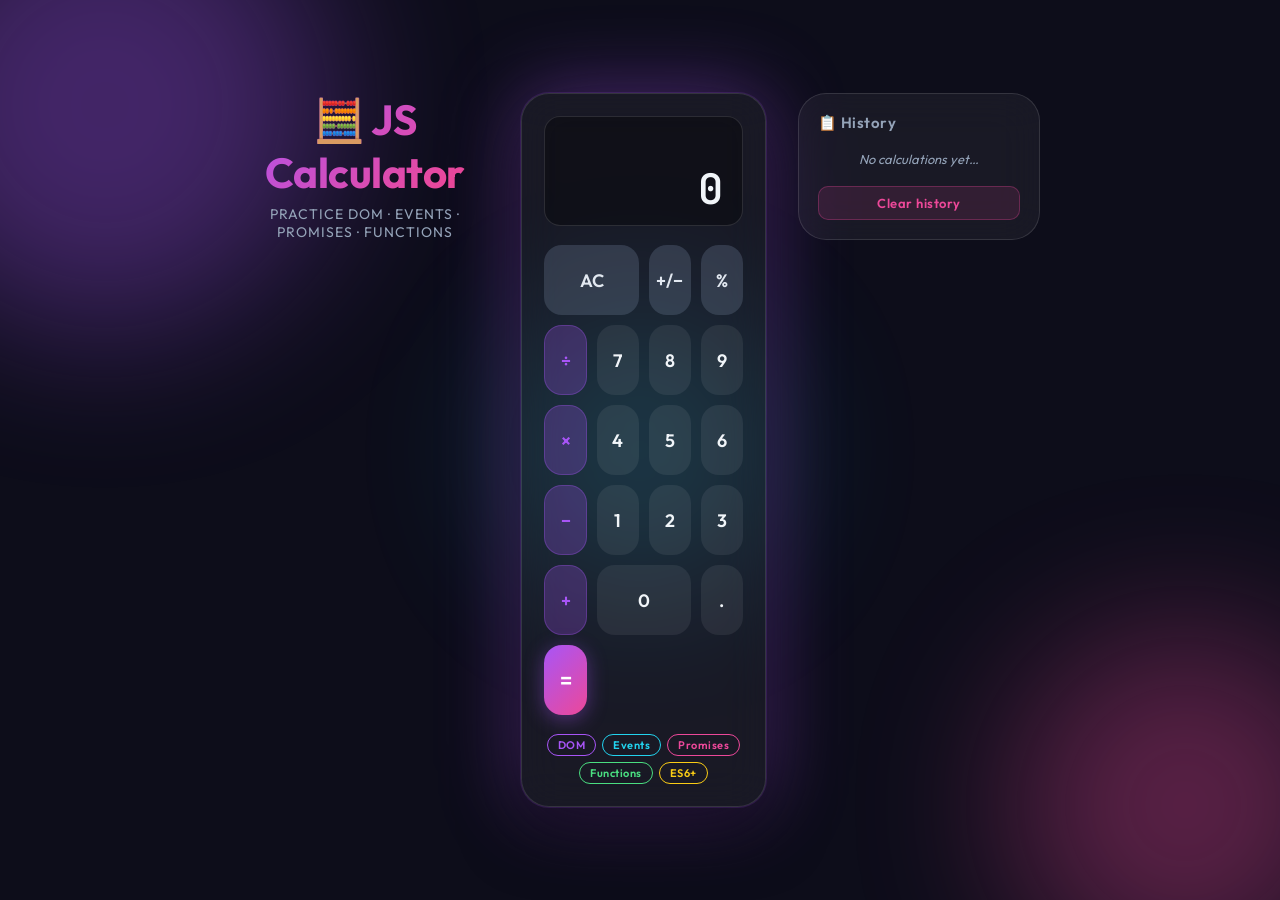
<file: calculator/index.html>
<!DOCTYPE html>
<html lang="en">
  <head>
    <meta charset="UTF-8" />
    <meta name="viewport" content="width=device-width, initial-scale=1.0" />
    <meta
      name="description"
      content="Interactive JS Calculator Demo — practise DOM, Events, and Promises"
    />
    <title>JS Calculator Demo</title>
    <link rel="preconnect" href="https://fonts.googleapis.com" />
    <link rel="preconnect" href="https://fonts.gstatic.com" crossorigin />
    <link
      href="https://fonts.googleapis.com/css2?family=Outfit:wght@300;400;600;700&family=JetBrains+Mono:wght@400;600&display=swap"
      rel="stylesheet"
    />
    <link rel="stylesheet" href="style.css" />
  </head>

  <body>
    <!-- ===== Background blobs for visual depth ===== -->
    <div class="bg-blob blob-1" aria-hidden="true"></div>
    <div class="bg-blob blob-2" aria-hidden="true"></div>
    <div class="bg-blob blob-3" aria-hidden="true"></div>

    <main class="page-wrapper">
      <!-- ===== Page heading ===== -->
      <header class="page-header">
        <h1 class="page-title">
          <span class="title-icon">🧮</span> JS Calculator
        </h1>
        <p class="page-subtitle">
          Practice DOM · Events · Promises · Functions
        </p>
      </header>

      <!-- ===== Calculator card ===== -->
      <section class="calculator" role="application" aria-label="Calculator">

        <!-- ── Display area ── -->
        <div class="display-wrapper">
          <!-- Shows the ongoing expression (e.g. 12 + 7) -->
          <div
            id="expression-display"
            class="expression-display"
            aria-live="polite"
            aria-label="Expression"
          >
            <!-- Filled by JS -->
          </div>

          <!-- Shows the current number / result -->
          <div
            id="main-display"
            class="main-display"
            role="status"
            aria-live="polite"
            aria-label="Result"
          >
            0
          </div>

          <!-- History badge — appears after = is pressed -->
          <div
            id="history-badge"
            class="history-badge hidden"
            aria-label="Last result"
          ></div>
        </div>

        <!-- ── Button grid ── -->
        <div class="btn-grid" role="group" aria-label="Calculator buttons">

          <!-- Row 1: utility buttons -->
          <button
            id="btn-clear"
            class="btn btn-utility btn-wide"
            data-action="clear"
            aria-label="Clear all"
          >AC</button>

          <button
            id="btn-sign"
            class="btn btn-utility"
            data-action="sign"
            aria-label="Toggle positive or negative"
          >+/−</button>

          <button
            id="btn-percent"
            class="btn btn-utility"
            data-action="percent"
            aria-label="Percent"
          >%</button>

          <button
            id="btn-divide"
            class="btn btn-operator"
            data-action="operator"
            data-value="÷"
            aria-label="Divide"
          >÷</button>

          <!-- Row 2 -->
          <button class="btn btn-number" data-action="digit" data-value="7" aria-label="7">7</button>
          <button class="btn btn-number" data-action="digit" data-value="8" aria-label="8">8</button>
          <button class="btn btn-number" data-action="digit" data-value="9" aria-label="9">9</button>
          <button
            id="btn-multiply"
            class="btn btn-operator"
            data-action="operator"
            data-value="×"
            aria-label="Multiply"
          >×</button>

          <!-- Row 3 -->
          <button class="btn btn-number" data-action="digit" data-value="4" aria-label="4">4</button>
          <button class="btn btn-number" data-action="digit" data-value="5" aria-label="5">5</button>
          <button class="btn btn-number" data-action="digit" data-value="6" aria-label="6">6</button>
          <button
            id="btn-subtract"
            class="btn btn-operator"
            data-action="operator"
            data-value="−"
            aria-label="Subtract"
          >−</button>

          <!-- Row 4 -->
          <button class="btn btn-number" data-action="digit" data-value="1" aria-label="1">1</button>
          <button class="btn btn-number" data-action="digit" data-value="2" aria-label="2">2</button>
          <button class="btn btn-number" data-action="digit" data-value="3" aria-label="3">3</button>
          <button
            id="btn-add"
            class="btn btn-operator"
            data-action="operator"
            data-value="+"
            aria-label="Add"
          >+</button>

          <!-- Row 5 -->
          <button
            id="btn-zero"
            class="btn btn-number btn-wide"
            data-action="digit"
            data-value="0"
            aria-label="0"
          >0</button>

          <button
            id="btn-decimal"
            class="btn btn-number"
            data-action="decimal"
            aria-label="Decimal point"
          >.</button>

          <button
            id="btn-equals"
            class="btn btn-equals"
            data-action="equals"
            aria-label="Equals"
          >=</button>

        </div><!-- /.btn-grid -->

        <!-- ── JS Concepts legend ── -->
        <div class="concepts-legend">
          <span class="concept-tag" title="querySelector, getElementById, textContent…">DOM</span>
          <span class="concept-tag" title="addEventListener, event.target, data-* attributes">Events</span>
          <span class="concept-tag" title="async history save simulated with a Promise">Promises</span>
          <span class="concept-tag" title="Arrow functions, closures, pure functions">Functions</span>
          <span class="concept-tag" title="Template literals, destructuring, const/let">ES6+</span>
        </div>

      </section><!-- /.calculator -->

      <!-- ===== History panel ===== -->
      <aside class="history-panel" aria-label="Calculation history">
        <h2 class="history-title">📋 History</h2>
        <ul id="history-list" class="history-list" aria-live="polite">
          <li class="history-empty">No calculations yet…</li>
        </ul>
        <button id="btn-clear-history" class="btn-clear-history">Clear history</button>
      </aside>

    </main><!-- /.page-wrapper -->

    <script src="calculator.js"></script>
  </body>
</html>
</file>
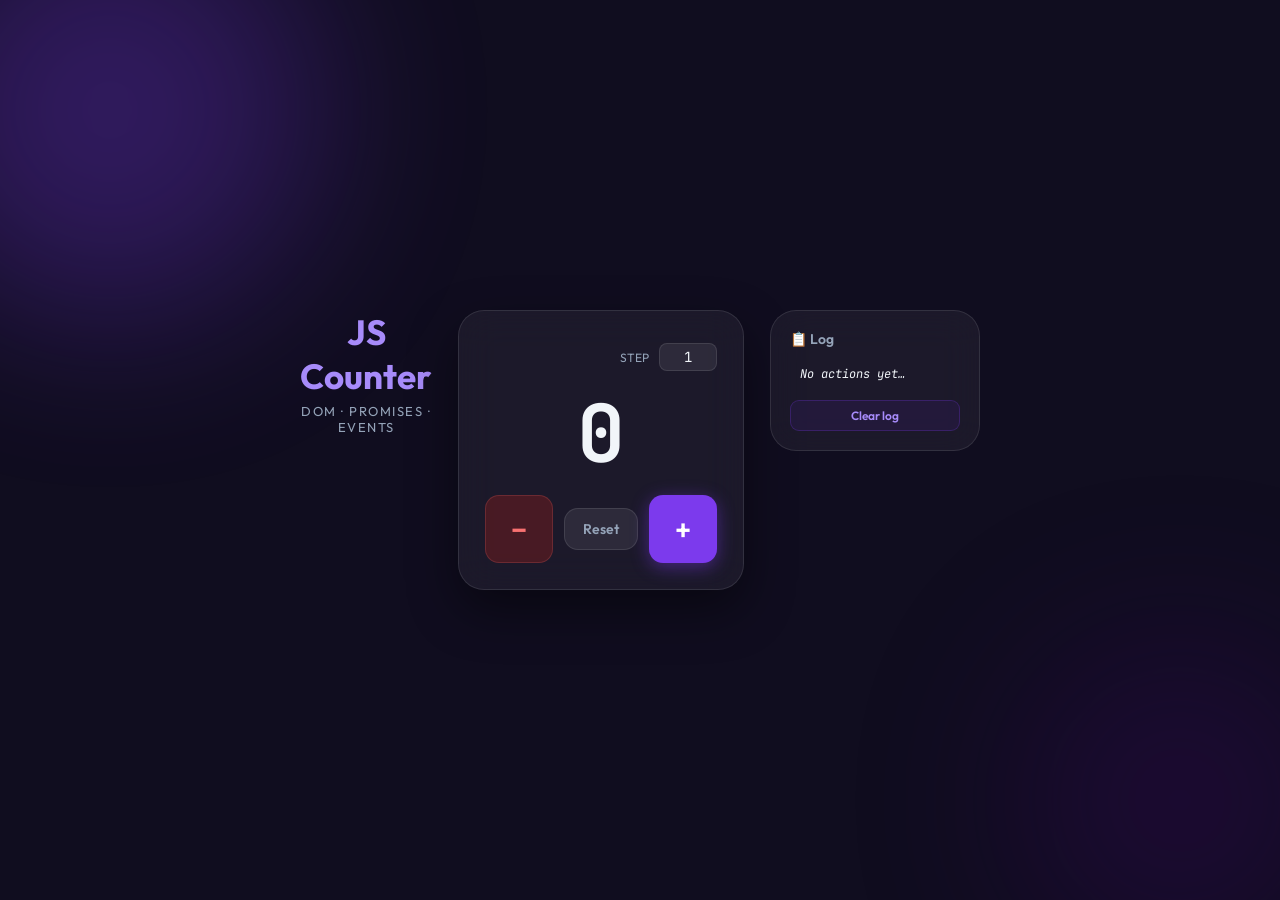
<file: counter/index.html>
<!DOCTYPE html>
<html lang="en">
  <head>
    <meta charset="UTF-8" />
    <meta name="viewport" content="width=device-width, initial-scale=1.0" />
    <title>JS Counter Demo</title>
    <link rel="preconnect" href="https://fonts.googleapis.com" />
    <link rel="preconnect" href="https://fonts.gstatic.com" crossorigin />
    <link
      href="https://fonts.googleapis.com/css2?family=Outfit:wght@400;600;700&family=JetBrains+Mono:wght@500;700&display=swap"
      rel="stylesheet"
    />
    <link rel="stylesheet" href="style.css" />
  </head>

  <body>

    <div class="blob blob-1"></div>
    <div class="blob blob-2"></div>

    <main class="page">

      <header class="page-header">
        <h1 class="page-title">JS Counter</h1>
        <p class="page-subtitle">DOM · Promises · Events</p>
      </header>

      <section class="card">

        <div class="step-row">
          <label class="step-label" for="step-input">Step</label>
          <input id="step-input" class="step-input" type="number" value="1" min="1" />
        </div>

        <div id="counter-display" class="counter-display">0</div>

        <div id="status-msg" class="status-msg hidden"></div>

        <div class="btn-row">
          <button id="btn-decrement" class="btn btn-secondary" data-action="decrement">−</button>
          <button id="btn-reset"     class="btn btn-ghost"     data-action="reset">Reset</button>
          <button id="btn-increment" class="btn btn-primary"   data-action="increment">+</button>
        </div>

        <div id="milestone-badge" class="milestone-badge hidden"></div>

      </section>

      <aside class="log-panel">
        <h2 class="log-title">📋 Log</h2>
        <ul id="log-list" class="log-list">
          <li class="log-empty">No actions yet…</li>
        </ul>
        <button id="btn-clear-log" class="btn-clear-log">Clear log</button>
      </aside>

    </main>

    <script src="counter.js"></script>
  </body>
</html>
</file>
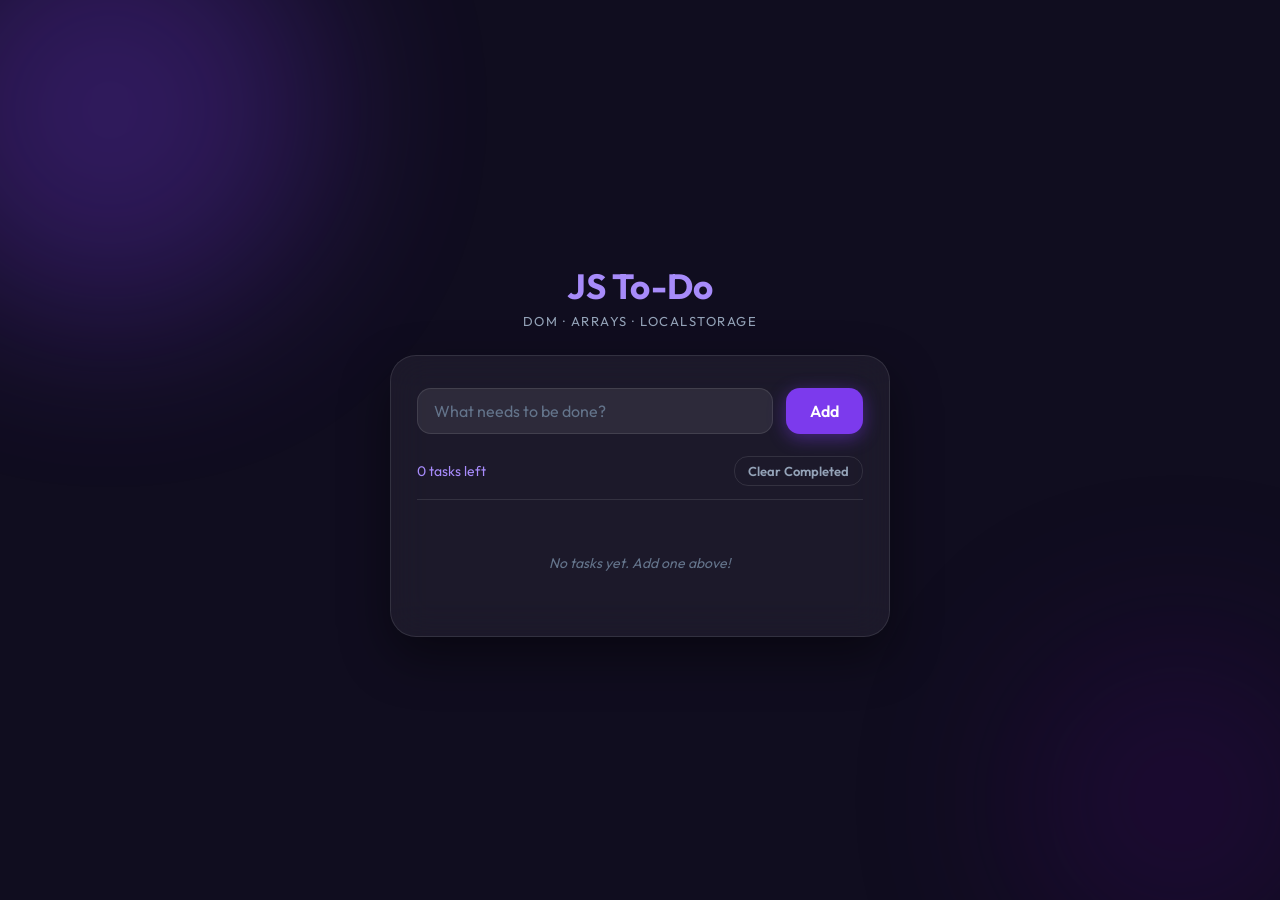
<file: to-do/index.html>
<!DOCTYPE html>
<html lang="en">
  <head>
    <meta charset="UTF-8" />
    <meta name="viewport" content="width=device-width, initial-scale=1.0" />
    <title>JS To-Do Demo</title>
    <link rel="preconnect" href="https://fonts.googleapis.com" />
    <link rel="preconnect" href="https://fonts.gstatic.com" crossorigin />
    <link
      href="https://fonts.googleapis.com/css2?family=Outfit:wght@400;500;600;700&display=swap"
      rel="stylesheet"
    />
    <link rel="stylesheet" href="style.css" />
  </head>
  <body>
    <div class="blob blob-1"></div>
    <div class="blob blob-2"></div>

    <main class="page">
      <header class="page-header">
        <h1 class="page-title">JS To-Do</h1>
        <p class="page-subtitle">DOM · Arrays · LocalStorage</p>
      </header>

      <section class="card">
        <form id="todo-form" class="todo-form">
          <input
            type="text"
            id="todo-input"
            class="todo-input"
            placeholder="What needs to be done?"
            autocomplete="off"
            required
          />
          <button type="submit" class="btn btn-primary">Add</button>
        </form>

        <div class="todo-stats">
          <span id="task-count">0 tasks</span>
          <button id="btn-clear-completed" class="btn btn-ghost">Clear Completed</button>
        </div>

        <ul id="todo-list" class="todo-list">
          <!-- JS will inject list items here -->
        </ul>
      </section>
    </main>

    <script src="todo.js"></script>
  </body>
</html>
</file>
<file: calculator/style.css>
/* =========================================================
   style.css — JS Calculator Demo
   Fully implemented – nothing for you to write here 😊
   ========================================================= */

/* ── Google Font import already handled via <link> in HTML ── */

/* ━━━━━━━━━━━━━━━━━━━━━━━━━━━━━━━━━━━━━━━━━━━━━━━━━━━━━━━━
   1. CSS Custom Properties (design tokens)
   ━━━━━━━━━━━━━━━━━━━━━━━━━━━━━━━━━━━━━━━━━━━━━━━━━━━━━━━━ */
:root {
  /* Palette */
  --clr-bg:          #0d0d1a;
  --clr-surface:     rgba(255, 255, 255, 0.05);
  --clr-surface-2:   rgba(255, 255, 255, 0.09);
  --clr-border:      rgba(255, 255, 255, 0.12);

  --clr-purple:      #a855f7;
  --clr-purple-glow: rgba(168, 85, 247, 0.45);
  --clr-pink:        #ec4899;
  --clr-cyan:        #22d3ee;
  --clr-green:       #4ade80;
  --clr-yellow:      #facc15;

  --clr-number-bg:   rgba(255, 255, 255, 0.07);
  --clr-number-hover:rgba(255, 255, 255, 0.15);
  --clr-util-bg:     rgba(100, 116, 139, 0.35);
  --clr-util-hover:  rgba(100, 116, 139, 0.55);
  --clr-op-bg:       rgba(168, 85, 247, 0.25);
  --clr-op-hover:    rgba(168, 85, 247, 0.5);
  --clr-op-active:   var(--clr-purple);
  --clr-eq-start:    #a855f7;
  --clr-eq-end:      #ec4899;

  --clr-text-primary: #f1f5f9;
  --clr-text-muted:   #94a3b8;

  /* Typography */
  --font-ui:   'Outfit', sans-serif;
  --font-mono: 'JetBrains Mono', monospace;

  /* Sizing */
  --calc-width: 340px;
  --btn-size:   70px;
  --btn-gap:    10px;
  --radius-btn: 18px;
  --radius-card: 28px;
}

/* ━━━━━━━━━━━━━━━━━━━━━━━━━━━━━━━━━━━━━━━━━━━━━━━━━━━━━━━━
   2. Reset & Base
   ━━━━━━━━━━━━━━━━━━━━━━━━━━━━━━━━━━━━━━━━━━━━━━━━━━━━━━━━ */
*, *::before, *::after {
  box-sizing: border-box;
  margin: 0;
  padding: 0;
}

html {
  font-size: 16px;
  scroll-behavior: smooth;
}

body {
  font-family: var(--font-ui);
  background-color: var(--clr-bg);
  color: var(--clr-text-primary);
  min-height: 100vh;
  display: flex;
  align-items: center;
  justify-content: center;
  overflow-x: hidden;
  padding: 32px 16px;
}

/* ━━━━━━━━━━━━━━━━━━━━━━━━━━━━━━━━━━━━━━━━━━━━━━━━━━━━━━━━
   3. Animated background blobs
   ━━━━━━━━━━━━━━━━━━━━━━━━━━━━━━━━━━━━━━━━━━━━━━━━━━━━━━━━ */
.bg-blob {
  position: fixed;
  border-radius: 50%;
  filter: blur(80px);
  opacity: 0.35;
  animation: blobFloat 8s ease-in-out infinite alternate;
  pointer-events: none;
  z-index: 0;
}

.blob-1 {
  width: 450px; height: 450px;
  background: var(--clr-purple);
  top: -120px; left: -120px;
  animation-duration: 9s;
}

.blob-2 {
  width: 350px; height: 350px;
  background: var(--clr-pink);
  bottom: -80px; right: -80px;
  animation-duration: 11s;
  animation-delay: -3s;
}

.blob-3 {
  width: 280px; height: 280px;
  background: var(--clr-cyan);
  top: 50%; left: 50%;
  translate: -50% -50%;
  animation-duration: 13s;
  animation-delay: -6s;
  opacity: 0.18;
}

@keyframes blobFloat {
  from { transform: scale(1) translate(0, 0); }
  to   { transform: scale(1.15) translate(30px, 20px); }
}

/* ━━━━━━━━━━━━━━━━━━━━━━━━━━━━━━━━━━━━━━━━━━━━━━━━━━━━━━━━
   4. Page layout
   ━━━━━━━━━━━━━━━━━━━━━━━━━━━━━━━━━━━━━━━━━━━━━━━━━━━━━━━━ */
.page-wrapper {
  position: relative;
  z-index: 1;
  display: flex;
  flex-direction: column;
  align-items: center;
  gap: 32px;
  width: 100%;
  max-width: 800px;
}

/* ── Header ── */
.page-header {
  text-align: center;
}

.page-title {
  font-size: 42px;
  font-weight: 700;
  letter-spacing: -0.5px;
  background: linear-gradient(135deg, var(--clr-purple), var(--clr-pink), var(--clr-cyan));
  -webkit-background-clip: text;
  -webkit-text-fill-color: transparent;
  background-clip: text;
  animation: gradientShift 4s ease infinite alternate;
  background-size: 200%;
}

@keyframes gradientShift {
  from { background-position: 0% 50%; }
  to   { background-position: 100% 50%; }
}

.title-icon {
  -webkit-text-fill-color: initial;
  color: initial;
}

.page-subtitle {
  margin-top: 6px;
  font-size: 14px;
  color: var(--clr-text-muted);
  letter-spacing: 1px;
  text-transform: uppercase;
}

/* ━━━━━━━━━━━━━━━━━━━━━━━━━━━━━━━━━━━━━━━━━━━━━━━━━━━━━━━━
   5. Calculator card
   ━━━━━━━━━━━━━━━━━━━━━━━━━━━━━━━━━━━━━━━━━━━━━━━━━━━━━━━━ */
.calculator {
  width: var(--calc-width);
  background: var(--clr-surface);
  border: 1px solid var(--clr-border);
  border-radius: var(--radius-card);
  padding: 22px;
  backdrop-filter: blur(20px);
  -webkit-backdrop-filter: blur(20px);
  box-shadow:
    0 0 0 1px rgba(168,85,247,0.15),
    0 25px 60px rgba(0, 0, 0, 0.5),
    0 0 80px var(--clr-purple-glow);
  animation: cardEntrance 0.6s cubic-bezier(0.34, 1.56, 0.64, 1) both;
}

@keyframes cardEntrance {
  from {
    opacity: 0;
    transform: translateY(40px) scale(0.92);
  }
  to {
    opacity: 1;
    transform: translateY(0) scale(1);
  }
}

/* ━━━━━━━━━━━━━━━━━━━━━━━━━━━━━━━━━━━━━━━━━━━━━━━━━━━━━━━━
   6. Display area
   ━━━━━━━━━━━━━━━━━━━━━━━━━━━━━━━━━━━━━━━━━━━━━━━━━━━━━━━━ */
.display-wrapper {
  background: rgba(0, 0, 0, 0.35);
  border: 1px solid var(--clr-border);
  border-radius: 16px;
  padding: 16px 19px 13px;
  margin-bottom: 19px;
  min-height: 110px;
  display: flex;
  flex-direction: column;
  justify-content: flex-end;
  align-items: flex-end;
  gap: 4px;
  overflow: hidden;
  position: relative;
}

.expression-display {
  font-family: var(--font-mono);
  font-size: 14px;
  color: var(--clr-text-muted);
  min-height: 1.2em;
  word-break: break-all;
  text-align: right;
  transition: opacity 0.2s;
}

.main-display {
  font-family: var(--font-mono);
  font-size: 42px;
  font-weight: 600;
  color: var(--clr-text-primary);
  text-align: right;
  word-break: break-all;
  line-height: 1.1;
  transition: transform 0.15s, opacity 0.15s;
}

/* Animation class added by JS when display updates */
.main-display.pop {
  animation: popIn 0.2s cubic-bezier(0.34, 1.56, 0.64, 1);
}

@keyframes popIn {
  0%   { transform: scale(0.88); opacity: 0.6; }
  100% { transform: scale(1);    opacity: 1;   }
}

/* Animation class added by JS on error */
.main-display.shake {
  animation: shake 0.4s ease;
  color: var(--clr-pink) !important;
}

@keyframes shake {
  0%, 100% { transform: translateX(0); }
  20%       { transform: translateX(-8px); }
  40%       { transform: translateX(8px); }
  60%       { transform: translateX(-5px); }
  80%       { transform: translateX(5px); }
}

.history-badge {
  font-size: 11px;
  background: linear-gradient(135deg, var(--clr-purple), var(--clr-pink));
  color: #fff;
  padding: 2px 8px;
  border-radius: 20px;
  align-self: flex-end;
  animation: fadeSlideIn 0.3s ease;
}

.history-badge.hidden { display: none; }

@keyframes fadeSlideIn {
  from { opacity: 0; transform: translateY(6px); }
  to   { opacity: 1; transform: translateY(0); }
}

/* ━━━━━━━━━━━━━━━━━━━━━━━━━━━━━━━━━━━━━━━━━━━━━━━━━━━━━━━━
   7. Button grid
   ━━━━━━━━━━━━━━━━━━━━━━━━━━━━━━━━━━━━━━━━━━━━━━━━━━━━━━━━ */
.btn-grid {
  display: grid;
  grid-template-columns: repeat(4, 1fr);
  gap: var(--btn-gap);
}

/* ── Base button ── */
.btn {
  height: var(--btn-size);
  border: none;
  border-radius: var(--radius-btn);
  font-family: var(--font-ui);
  font-size: 18px;
  font-weight: 600;
  cursor: pointer;
  color: var(--clr-text-primary);
  transition:
    background 0.18s,
    transform 0.12s,
    box-shadow 0.18s;
  position: relative;
  overflow: hidden;
  -webkit-tap-highlight-color: transparent;
}

/* Ripple pseudo-element (triggered by JS class) */
.btn::after {
  content: '';
  position: absolute;
  inset: 0;
  background: rgba(255, 255, 255, 0.718);
  border-radius: inherit;
  opacity: 0;
  transform: scale(0);
  transition: transform 0.35s, opacity 0.35s;
}

.btn.ripple::after {
  animation: rippleEffect 0.4s ease-out;
}

@keyframes rippleEffect {
  0%   { transform: scale(0); opacity: 0.5; }
  100% { transform: scale(2.5); opacity: 0; }
}

/* ── Wide button (spans 2 cols) ── */
.btn-wide {
  grid-column: span 2;
}

/* ── Number buttons ── */
.btn-number {
  background: var(--clr-number-bg);
}
.btn-number:hover {
  background: var(--clr-number-hover);
  transform: translateY(-2px);
  box-shadow: 0 6px 20px rgba(0,0,0,0.3);
}
.btn-number:active {
  transform: scale(0.93);
}

/* ── Utility buttons (AC, +/-, %) ── */
.btn-utility {
  background: var(--clr-util-bg);
  color: #e2e8f0;
}
.btn-utility:hover {
  background: var(--clr-util-hover);
  transform: translateY(-2px);
  box-shadow: 0 6px 20px rgba(0,0,0,0.3);
}
.btn-utility:active {
  transform: scale(0.93);
}

/* ── Operator buttons (÷ × − +) ── */
.btn-operator {
  background: var(--clr-op-bg);
  border: 1px solid rgba(168,85,247,0.3);
  color: var(--clr-purple);
}
.btn-operator:hover {
  background: var(--clr-op-hover);
  color: #fff;
  box-shadow: 0 0 18px var(--clr-purple-glow);
  transform: translateY(-2px);
}
.btn-operator:active,
.btn-operator.active {
  background: var(--clr-op-active);
  color: #fff;
  box-shadow: 0 0 24px var(--clr-purple-glow);
}

/* ── Equals button ── */
.btn-equals {
  background: linear-gradient(135deg, var(--clr-eq-start), var(--clr-eq-end));
  box-shadow: 0 4px 20px rgba(168,85,247,0.4);
  color: #fff;
  font-size: 22px;
}
.btn-equals:hover {
  transform: translateY(-3px) scale(1.03);
  box-shadow: 0 8px 30px rgba(236,72,153,0.5);
}
.btn-equals:active {
  transform: scale(0.93);
}

/* ━━━━━━━━━━━━━━━━━━━━━━━━━━━━━━━━━━━━━━━━━━━━━━━━━━━━━━━━
   8. Concept tags legend
   ━━━━━━━━━━━━━━━━━━━━━━━━━━━━━━━━━━━━━━━━━━━━━━━━━━━━━━━━ */
.concepts-legend {
  display: flex;
  flex-wrap: wrap;
  gap: 6px;
  justify-content: center;
  margin-top: 19px;
}

.concept-tag {
  font-size: 11px;
  font-weight: 600;
  letter-spacing: 0.5px;
  padding: 3px 10px;
  border-radius: 20px;
  cursor: default;
  border: 1px solid;
  transition: transform 0.15s;
}

.concept-tag:nth-child(1) { color: var(--clr-purple); border-color: var(--clr-purple); }
.concept-tag:nth-child(2) { color: var(--clr-cyan);   border-color: var(--clr-cyan);   }
.concept-tag:nth-child(3) { color: var(--clr-pink);   border-color: var(--clr-pink);   }
.concept-tag:nth-child(4) { color: var(--clr-green);  border-color: var(--clr-green);  }
.concept-tag:nth-child(5) { color: var(--clr-yellow); border-color: var(--clr-yellow); }

.concept-tag:hover { transform: scale(1.1); }

/* ━━━━━━━━━━━━━━━━━━━━━━━━━━━━━━━━━━━━━━━━━━━━━━━━━━━━━━━━
   9. History panel
   ━━━━━━━━━━━━━━━━━━━━━━━━━━━━━━━━━━━━━━━━━━━━━━━━━━━━━━━━ */
.history-panel {
  width: var(--calc-width);
  background: var(--clr-surface);
  border: 1px solid var(--clr-border);
  border-radius: var(--radius-card);
  padding: 19px;
  backdrop-filter: blur(20px);
  -webkit-backdrop-filter: blur(20px);
  animation: cardEntrance 0.7s 0.1s cubic-bezier(0.34, 1.56, 0.64, 1) both;
}

.history-title {
  font-size: 15px;
  font-weight: 600;
  color: var(--clr-text-muted);
  margin-bottom: 13px;
  letter-spacing: 0.5px;
}

.history-list {
  list-style: none;
  display: flex;
  flex-direction: column;
  gap: 6px;
  max-height: 180px;
  overflow-y: auto;
  scrollbar-width: thin;
  scrollbar-color: var(--clr-purple) transparent;
}

.history-list li {
  font-family: var(--font-mono);
  font-size: 13px;
  color: var(--clr-text-primary);
  background: var(--clr-surface-2);
  border: 1px solid var(--clr-border);
  border-radius: 10px;
  padding: 6px 10px;
  display: flex;
  justify-content: space-between;
  animation: fadeSlideIn 0.25s ease;
}

.history-list li .result {
  color: var(--clr-cyan);
  font-weight: 600;
}

.history-empty {
  color: var(--clr-text-muted) !important;
  font-family: var(--font-ui) !important;
  font-size: 13px !important;
  font-style: italic;
  justify-content: center !important;
  background: none !important;
  border: none !important;
}

.btn-clear-history {
  margin-top: 13px;
  width: 100%;
  padding: 8px;
  background: rgba(236,72,153,0.12);
  border: 1px solid rgba(236,72,153,0.3);
  border-radius: 10px;
  color: var(--clr-pink);
  font-family: var(--font-ui);
  font-size: 13px;
  font-weight: 600;
  cursor: pointer;
  transition: background 0.2s, transform 0.15s;
  letter-spacing: 0.5px;
}

.btn-clear-history:hover {
  background: rgba(236,72,153,0.25);
  transform: translateY(-1px);
}

/* ━━━━━━━━━━━━━━━━━━━━━━━━━━━━━━━━━━━━━━━━━━━━━━━━━━━━━━━━
   10. Responsive
   ━━━━━━━━━━━━━━━━━━━━━━━━━━━━━━━━━━━━━━━━━━━━━━━━━━━━━━━━ */
@media (min-width: 700px) {
  .page-wrapper {
    flex-direction: row;
    align-items: flex-start;
    justify-content: center;
  }
  .calculator,
  .history-panel {
    animation: none; /* prevent layout shifts on wider screens */
  }
}

@media (max-width: 400px) {
  :root {
    --calc-width: 300px;
    --btn-size: 60px;
    --btn-gap: 8px;
  }
  .main-display { font-size: 32px; }
}
</file>
<file: counter/style.css>
/* style.css - JS Counter Demo */

* {
  box-sizing: border-box;
  margin: 0;
  padding: 0;
}

body {
  font-family: 'Outfit', sans-serif;
  background-color: #100d1f;
  color: #f1f5f9;
  min-height: 100vh;
  display: flex;
  align-items: center;
  justify-content: center;
  padding: 32px 16px;
}

/* background decorative blobs */
.blob {
  position: fixed;
  border-radius: 50%;
  filter: blur(90px);
  opacity: 0.3;
  pointer-events: none;
  z-index: 0;
  animation: blobDrift 10s ease-in-out infinite alternate;
}

.blob-1 {
  width: 420px;
  height: 420px;
  background-color: #7c3aed;
  top: -100px;
  left: -100px;
}

.blob-2 {
  width: 320px;
  height: 320px;
  background-color: #3b0764;
  bottom: -60px;
  right: -60px;
  animation-duration: 13s;
  animation-delay: -4s;
}

@keyframes blobDrift {
  from { transform: translate(0, 0); }
  to   { transform: translate(25px, 18px); }
}

/* page layout */
.page {
  position: relative;
  z-index: 1;
  display: flex;
  flex-direction: column;
  align-items: center;
  gap: 26px;
  width: 100%;
  max-width: 680px;
}

/* header */
.page-header {
  text-align: center;
}

.page-title {
  font-size: 35px;
  font-weight: 700;
  color: #a78bfa;
}

.page-subtitle {
  margin-top: 5px;
  font-size: 13px;
  color: #94a3b8;
  letter-spacing: 1.5px;
  text-transform: uppercase;
}

/* main card */
.card {
  width: 100%;
  max-width: 360px;
  background-color: rgba(255, 255, 255, 0.05);
  border: 1px solid rgba(255, 255, 255, 0.1);
  border-radius: 26px;
  padding: 32px 26px 26px;
  backdrop-filter: blur(18px);
  box-shadow: 0 20px 50px rgba(0, 0, 0, 0.45);
  display: flex;
  flex-direction: column;
  align-items: center;
  gap: 22px;
  animation: cardIn 0.5s ease both;
}

@keyframes cardIn {
  from {
    opacity: 0;
    transform: translateY(30px);
  }
  to {
    opacity: 1;
    transform: translateY(0);
  }
}

/* step input row */
.step-row {
  display: flex;
  align-items: center;
  gap: 10px;
  align-self: flex-end;
}

.step-label {
  font-size: 12px;
  color: #94a3b8;
  text-transform: uppercase;
}

.step-input {
  width: 58px;
  padding: 4px 8px;
  background-color: rgba(255, 255, 255, 0.08);
  border: 1px solid rgba(255, 255, 255, 0.1);
  border-radius: 8px;
  color: #f1f5f9;
  font-family: 'JetBrains Mono', monospace;
  font-size: 14px;
  text-align: center;
  outline: none;
}

.step-input:focus {
  border-color: #8b5cf6;
}

/* hide the number input arrows */
.step-input::-webkit-inner-spin-button,
.step-input::-webkit-outer-spin-button {
  -webkit-appearance: none;
}

/* the big counter number */
.counter-display {
  font-family: 'JetBrains Mono', monospace;
  font-size: 80px;
  font-weight: 700;
  color: #f1f5f9;
  line-height: 1;
  transition: color 0.3s;
}

/* JS adds one of these classes to change the color */
.counter-display.positive { color: #a78bfa; }
.counter-display.negative { color: #f87171; }
.counter-display.zero     { color: #f1f5f9; }

/* JS adds "pop" class to trigger this animation */
.counter-display.pop {
  animation: popIn 0.2s ease;
}

@keyframes popIn {
  from { transform: scale(0.85); }
  to   { transform: scale(1); }
}

/* JS adds "shake" class to trigger this animation */
.counter-display.shake {
  animation: shake 0.35s ease;
}

@keyframes shake {
  0%   { transform: translateX(0); }
  25%  { transform: translateX(-7px); }
  75%  { transform: translateX(7px); }
  100% { transform: translateX(0); }
}

/* status message shown after async save */
.status-msg {
  font-size: 12px;
  color: #a78bfa;
  background-color: rgba(124, 58, 237, 0.12);
  border: 1px solid rgba(124, 58, 237, 0.25);
  border-radius: 8px;
  padding: 4px 12px;
  animation: fadeIn 0.3s ease;
}

.status-msg.hidden {
  display: none;
}

@keyframes fadeIn {
  from { opacity: 0; }
  to   { opacity: 1; }
}

/* buttons row */
.btn-row {
  display: flex;
  gap: 11px;
  align-items: center;
  justify-content: center;
  width: 100%;
}

.btn {
  border: none;
  border-radius: 14px;
  font-family: 'Outfit', sans-serif;
  font-weight: 600;
  cursor: pointer;
  transition: transform 0.12s, background-color 0.18s;
  /* needed so the ripple ::after pseudo-element stays inside the button */
  position: relative;
  overflow: hidden;
}

/* ripple flash - JS adds/removes the "ripple" class */
.btn::after {
  content: '';
  position: absolute;
  inset: 0;
  background-color: rgba(255, 255, 255, 0.15);
  opacity: 0;
  border-radius: inherit;
}

.btn.ripple::after {
  animation: ripple 0.38s ease-out;
}

@keyframes ripple {
  from { transform: scale(0); opacity: 0.45; }
  to   { transform: scale(2.8); opacity: 0; }
}

/* + button */
.btn-primary {
  width: 68px;
  height: 68px;
  font-size: 29px;
  background-color: #7c3aed;
  color: #fff;
  box-shadow: 0 4px 18px rgba(124, 58, 237, 0.45);
}

.btn-primary:hover {
  background-color: #8b5cf6;
  transform: translateY(-2px);
}

.btn-primary:active {
  transform: scale(0.92);
}

/* - button */
.btn-secondary {
  width: 68px;
  height: 68px;
  font-size: 29px;
  background-color: rgba(127, 29, 29, 0.45);
  color: #f87171;
  border: 1px solid rgba(248, 113, 113, 0.2);
}

.btn-secondary:hover {
  background-color: rgba(127, 29, 29, 0.7);
  transform: translateY(-2px);
}

.btn-secondary:active {
  transform: scale(0.92);
}

/* reset button */
.btn-ghost {
  padding: 0 18px;
  height: 42px;
  font-size: 14px;
  background-color: rgba(255, 255, 255, 0.08);
  color: #94a3b8;
  border: 1px solid rgba(255, 255, 255, 0.1);
}

.btn-ghost:hover {
  color: #f1f5f9;
  background-color: rgba(255, 255, 255, 0.12);
  transform: translateY(-1px);
}

.btn-ghost:active {
  transform: scale(0.95);
}

/* milestone badge */
.milestone-badge {
  font-size: 13px;
  font-weight: 600;
  background-color: #7c3aed;
  color: #fff;
  padding: 4px 14px;
  border-radius: 20px;
  animation: badgePop 0.35s ease;
}

.milestone-badge.hidden {
  display: none;
}

@keyframes badgePop {
  from { opacity: 0; transform: scale(0.6); }
  to   { opacity: 1; transform: scale(1); }
}

/* log panel */
.log-panel {
  width: 100%;
  max-width: 360px;
  background-color: rgba(255, 255, 255, 0.05);
  border: 1px solid rgba(255, 255, 255, 0.1);
  border-radius: 26px;
  padding: 19px;
  backdrop-filter: blur(18px);
}

.log-title {
  font-size: 14px;
  font-weight: 600;
  color: #94a3b8;
  margin-bottom: 13px;
}

.log-list {
  list-style: none;
  display: flex;
  flex-direction: column;
  gap: 5px;
  max-height: 160px;
  overflow-y: auto;
}

.log-list li {
  font-family: 'JetBrains Mono', monospace;
  font-size: 12px;
  color: #f1f5f9;
  background-color: rgba(255, 255, 255, 0.08);
  border: 1px solid rgba(255, 255, 255, 0.1);
  border-radius: 8px;
  padding: 5px 10px;
  display: flex;
  justify-content: space-between;
  animation: fadeIn 0.22s ease;
}

.log-list li .log-value {
  color: #a78bfa;
  font-weight: 600;
}

.log-empty {
  color: #94a3b8;
  font-style: italic;
  justify-content: center;
  background: none !important;
  border: none !important;
}

.btn-clear-log {
  margin-top: 13px;
  width: 100%;
  padding: 7px;
  background-color: rgba(91, 33, 182, 0.12);
  border: 1px solid rgba(124, 58, 237, 0.25);
  border-radius: 9px;
  color: #a78bfa;
  font-family: 'Outfit', sans-serif;
  font-size: 12px;
  font-weight: 600;
  cursor: pointer;
  transition: background-color 0.2s;
}

.btn-clear-log:hover {
  background-color: rgba(91, 33, 182, 0.28);
}

/* side by side on wider screens */
@media (min-width: 640px) {
  .page {
    flex-direction: row;
    align-items: flex-start;
    justify-content: center;
  }
}
</file>
<file: to-do/style.css>
/* style.css - JS To-Do Demo */

* {
  box-sizing: border-box;
  margin: 0;
  padding: 0;
}

body {
  font-family: 'Outfit', sans-serif;
  background-color: #100d1f;
  color: #f1f5f9;
  min-height: 100vh;
  display: flex;
  align-items: center;
  justify-content: center;
  padding: 32px 16px;
}

/* background decorative blobs */
.blob {
  position: fixed;
  border-radius: 50%;
  filter: blur(90px);
  opacity: 0.3;
  pointer-events: none;
  z-index: 0;
  animation: blobDrift 10s ease-in-out infinite alternate;
}

.blob-1 {
  width: 420px;
  height: 420px;
  background-color: #7c3aed;
  top: -100px;
  left: -100px;
}

.blob-2 {
  width: 320px;
  height: 320px;
  background-color: #3b0764;
  bottom: -60px;
  right: -60px;
  animation-duration: 13s;
  animation-delay: -4s;
}

@keyframes blobDrift {
  from { transform: translate(0, 0); }
  to   { transform: translate(25px, 18px); }
}

/* page layout */
.page {
  position: relative;
  z-index: 1;
  display: flex;
  flex-direction: column;
  align-items: center;
  gap: 26px;
  width: 100%;
  max-width: 500px;
}

/* header */
.page-header {
  text-align: center;
}

.page-title {
  font-size: 35px;
  font-weight: 700;
  color: #a78bfa;
}

.page-subtitle {
  margin-top: 5px;
  font-size: 13px;
  color: #94a3b8;
  letter-spacing: 1.5px;
  text-transform: uppercase;
}

/* main card */
.card {
  width: 100%;
  background-color: rgba(255, 255, 255, 0.05);
  border: 1px solid rgba(255, 255, 255, 0.1);
  border-radius: 26px;
  padding: 32px 26px;
  backdrop-filter: blur(18px);
  box-shadow: 0 20px 50px rgba(0, 0, 0, 0.45);
  display: flex;
  flex-direction: column;
  gap: 22px;
  animation: cardIn 0.5s ease both;
}

@keyframes cardIn {
  from { opacity: 0; transform: translateY(30px); }
  to   { opacity: 1; transform: translateY(0); }
}

/* to-do form */
.todo-form {
  display: flex;
  gap: 13px;
}

.todo-input {
  flex-grow: 1;
  padding: 12px 16px;
  background-color: rgba(255, 255, 255, 0.08);
  border: 1px solid rgba(255, 255, 255, 0.1);
  border-radius: 14px;
  color: #f1f5f9;
  font-family: 'Outfit', sans-serif;
  font-size: 16px;
  outline: none;
  transition: border-color 0.2s;
}

.todo-input::placeholder {
  color: #64748b;
}

.todo-input:focus {
  border-color: #8b5cf6;
}

/* buttons */
.btn {
  border: none;
  border-radius: 14px;
  font-family: 'Outfit', sans-serif;
  font-weight: 600;
  cursor: pointer;
  transition: transform 0.12s, background-color 0.18s;
  position: relative;
  overflow: hidden;
}

.btn-primary {
  padding: 0 24px;
  font-size: 16px;
  background-color: #7c3aed;
  color: #fff;
  box-shadow: 0 4px 18px rgba(124, 58, 237, 0.45);
}

.btn-primary:hover {
  background-color: #8b5cf6;
  transform: translateY(-2px);
}

.btn-primary:active {
  transform: scale(0.92);
}

.btn-ghost {
  padding: 6px 13px;
  font-size: 13px;
  background-color: transparent;
  color: #94a3b8;
  border: 1px solid rgba(255, 255, 255, 0.1);
}

.btn-ghost:hover {
  color: #f1f5f9;
  background-color: rgba(255, 255, 255, 0.12);
}

.btn-delete {
  background: none;
  border: none;
  color: #f87171;
  font-size: 19px;
  cursor: pointer;
  opacity: 0;
  transition: opacity 0.2s, transform 0.1s;
  padding: 3px 8px;
}

.todo-item:hover .btn-delete {
  opacity: 1;
}

.btn-delete:hover {
  transform: scale(1.1);
}

/* to-do stats */
.todo-stats {
  display: flex;
  justify-content: space-between;
  align-items: center;
  font-size: 14px;
  color: #a78bfa;
  padding-bottom: 13px;
  border-bottom: 1px solid rgba(255, 255, 255, 0.1);
}

/* to-do list */
.todo-list {
  list-style: none;
  display: flex;
  flex-direction: column;
  gap: 10px;
  max-height: 300px;
  overflow-y: auto;
}

.todo-item {
  display: flex;
  align-items: center;
  gap: 16px;
  background-color: rgba(255, 255, 255, 0.05);
  padding: 12px 16px;
  border-radius: 12px;
  border: 1px solid transparent;
  transition: background-color 0.2s, border-color 0.2s;
  animation: fadeIn 0.3s ease;
}

.todo-item:hover {
  background-color: rgba(255, 255, 255, 0.08);
  border-color: rgba(124, 58, 237, 0.3);
}

.todo-item.completed .todo-text {
  text-decoration: line-through;
  color: #64748b;
}

.todo-item.completed {
  opacity: 0.7;
}

/* custom checkbox */
.todo-checkbox {
  appearance: none;
  -webkit-appearance: none;
  width: 20px;
  height: 20px;
  border: 2px solid #8b5cf6;
  border-radius: 6px;
  background-color: transparent;
  cursor: pointer;
  position: relative;
  display: flex;
  align-items: center;
  justify-content: center;
  transition: background-color 0.2s, border-color 0.2s;
}

.todo-checkbox:checked {
  background-color: #8b5cf6;
  border-color: #8b5cf6;
}

.todo-checkbox:checked::after {
  content: '✓';
  color: white;
  font-size: 14px;
  font-weight: bold;
}

.todo-text {
  flex-grow: 1;
  font-size: 16px;
  transition: color 0.2s;
  word-break: break-word;
}

.empty-state {
  text-align: center;
  color: #64748b;
  font-size: 14px;
  padding: 32px 0;
  font-style: italic;
}

@keyframes fadeIn {
  from { opacity: 0; transform: translateY(10px); }
  to   { opacity: 1; transform: translateY(0); }
}
</file>
